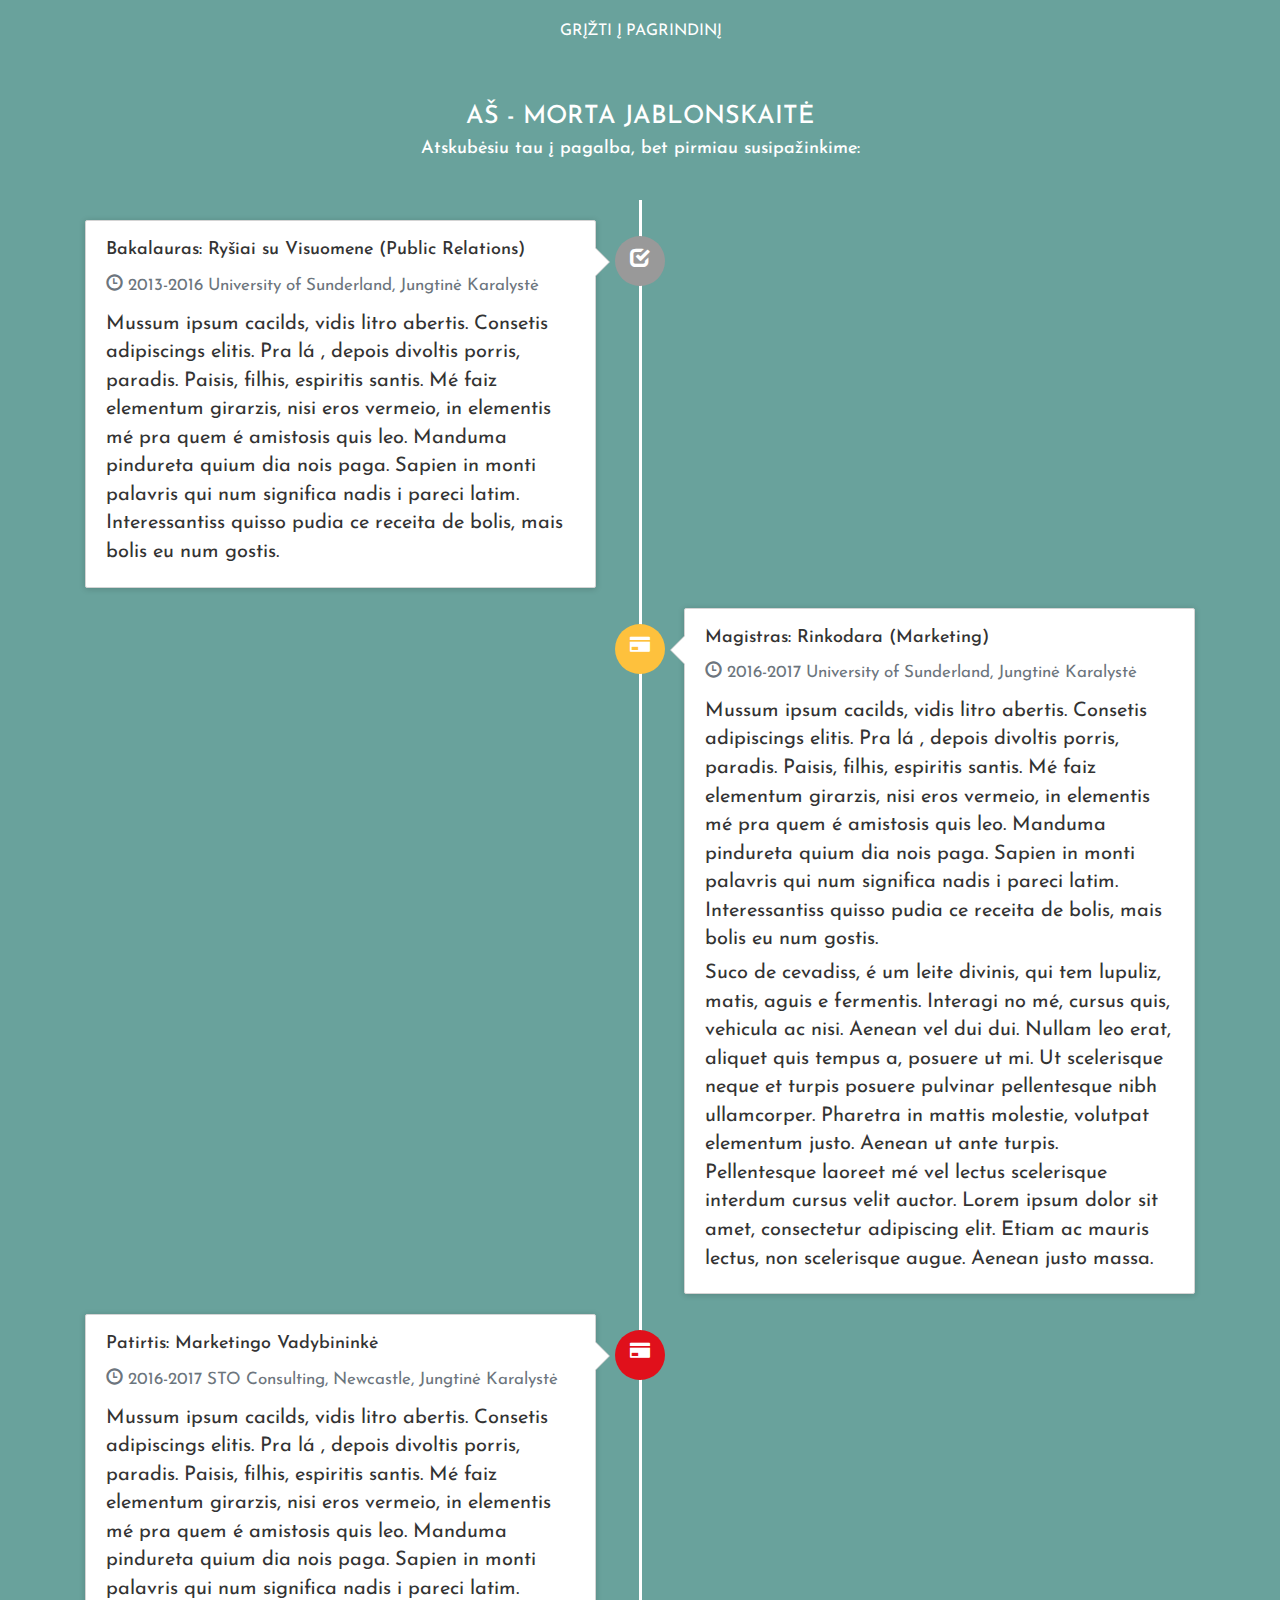
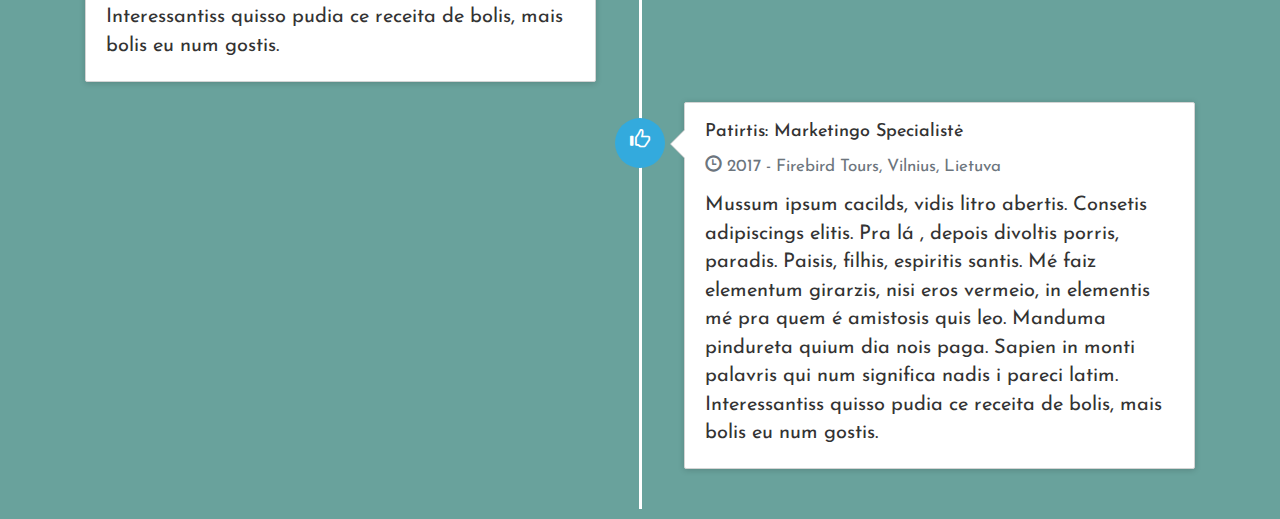
<file: apie.html>
<!DOCTYPE html>
<html lang="en" dir="ltr">
  <head>
    <meta charset="utf-8">
    <link href="https://fonts.googleapis.com/css?family=Josefin+Sans:300,400,700" rel="stylesheet">
    <link rel="stylesheet" href="https://stackpath.bootstrapcdn.com/bootstrap/4.1.3/css/bootstrap.min.css" integrity="sha384-MCw98/SFnGE8fJT3GXwEOngsV7Zt27NXFoaoApmYm81iuXoPkFOJwJ8ERdknLPMO" crossorigin="anonymous">
    <link href="https://fonts.googleapis.com/css?family=Playfair+Display:400,400i,700&amp;subset=latin-ext" rel="stylesheet">
    <link rel="stylesheet" href="https://www.w3schools.com/w3css/4/w3.css">
    <link rel="stylesheet" type="text/css" href="//fonts.googleapis.com/css?family=Cardo" />
    <link href="//maxcdn.bootstrapcdn.com/bootstrap/4.0.0/css/bootstrap.min.css" rel="stylesheet" id="bootstrap-css">
<script src="//maxcdn.bootstrapcdn.com/bootstrap/4.0.0/js/bootstrap.min.js"></script>
<script src="//cdnjs.cloudflare.com/ajax/libs/jquery/3.2.1/jquery.min.js"></script>
    <link href="//netdna.bootstrapcdn.com/bootstrap/3.0.3/css/bootstrap.min.css" rel="stylesheet" id="bootstrap-css">
<script src="//netdna.bootstrapcdn.com/bootstrap/3.0.3/js/bootstrap.min.js"></script>
<script src="//code.jquery.com/jquery-1.11.1.min.js"></script>
<link rel="stylesheet" href="style.css">
  <title>Apie</title>
  </head>
  <body style= "background-color: #69A29C">

  <nav>
     <a href="file:///Users/mortajablonskaite/Desktop/Projektas/index.html" class="nav nav--link-top strike" style="position: relative;font-size:16px!important;">GRĮŽTI Į PAGRINDINĮ</a>
  </nav>
  <section>
  <div class="container-fluid">
    <h2 class="section-title mb-2 h1 APIE"> Aš - Morta Jablonskaitė</h2>
    <p class="text-center h4" style="color:white">Atskubėsiu tau į pagalba, bet pirmiau susipažinkime:</p>
</div>
</section>
<div class="container">
      <ul class="timeline">
        <li>
          <div class="timeline-badge"><i class="glyphicon glyphicon-check"></i></div>
          <div class="timeline-panel">
            <div class="timeline-heading">
              <h4 class="timeline-title">Bakalauras: Ryšiai su Visuomene (Public Relations)</h4>
              <p><small class="text-muted"><i class="glyphicon glyphicon-time"></i> 2013-2016 University of Sunderland, Jungtinė Karalystė</small></p>
            </div>
            <div class="timeline-body">
              <p>Mussum ipsum cacilds, vidis litro abertis. Consetis adipiscings elitis. Pra lá , depois divoltis porris, paradis.
                Paisis, filhis, espiritis santis. Mé faiz elementum girarzis, nisi eros vermeio, in elementis mé pra quem é amistosis quis leo.
                Manduma pindureta quium dia nois paga. Sapien in monti palavris qui num significa nadis i pareci latim.
                Interessantiss quisso pudia ce receita de bolis, mais bolis eu num gostis.</p>
            </div>
          </div>
        </li>
        <li class="timeline-inverted">
          <div class="timeline-badge warning"><i class="glyphicon glyphicon-credit-card"></i></div>
          <div class="timeline-panel">
            <div class="timeline-heading">
              <h4 class="timeline-title">Magistras: Rinkodara (Marketing)</h4>
              <p><small class="text-muted"><i class="glyphicon glyphicon-time"></i> 2016-2017 University of Sunderland, Jungtinė Karalystė</small></p>
            </div>
            <div class="timeline-body">
              <p>Mussum ipsum cacilds, vidis litro abertis. Consetis adipiscings elitis. Pra lá , depois divoltis porris, paradis. Paisis, filhis, espiritis santis. Mé faiz elementum girarzis, nisi eros vermeio, in elementis mé pra quem é amistosis quis leo. Manduma pindureta quium dia nois paga. Sapien in monti palavris qui num significa nadis i pareci latim. Interessantiss quisso pudia ce receita de bolis, mais bolis eu num gostis.</p>
              <p>Suco de cevadiss, é um leite divinis, qui tem lupuliz, matis, aguis e fermentis. Interagi no mé, cursus quis, vehicula ac nisi. Aenean vel dui dui. Nullam leo erat, aliquet quis tempus a, posuere ut mi. Ut scelerisque neque et turpis posuere pulvinar pellentesque nibh ullamcorper. Pharetra in mattis molestie, volutpat elementum justo. Aenean ut ante turpis. Pellentesque laoreet mé vel lectus scelerisque interdum cursus velit auctor. Lorem ipsum dolor sit amet, consectetur adipiscing elit. Etiam ac mauris lectus, non scelerisque augue. Aenean justo massa.</p>
            </div>
          </div>
        </li>
        <li>
          <div class="timeline-badge danger"><i class="glyphicon glyphicon-credit-card"></i></div>
          <div class="timeline-panel">
            <div class="timeline-heading">
              <h4 class="timeline-title">Patirtis: Marketingo Vadybininkė</h4>
              <p><small class="text-muted"><i class="glyphicon glyphicon-time"></i> 2016-2017 STO Consulting, Newcastle, Jungtinė Karalystė</small></p>
            </div>
            <div class="timeline-body">
              <p>Mussum ipsum cacilds, vidis litro abertis. Consetis adipiscings elitis. Pra lá , depois divoltis porris, paradis. Paisis, filhis, espiritis santis. Mé faiz elementum girarzis, nisi eros vermeio, in elementis mé pra quem é amistosis quis leo. Manduma pindureta quium dia nois paga. Sapien in monti palavris qui num significa nadis i pareci latim. Interessantiss quisso pudia ce receita de bolis, mais bolis eu num gostis.</p>
            </div>
          </div>
        </li>

        <li class="timeline-inverted">
          <div class="timeline-badge success"><i class="glyphicon glyphicon-thumbs-up"></i></div>
          <div class="timeline-panel">
            <div class="timeline-heading">
              <h4 class="timeline-title">Patirtis: Marketingo Specialistė</h4>
              <p><small class="text-muted"><i class="glyphicon glyphicon-time"></i> 2017 - Firebird Tours, Vilnius, Lietuva</small></p>
            </div>
            <div class="timeline-body">
              <p>Mussum ipsum cacilds, vidis litro abertis. Consetis adipiscings elitis. Pra lá , depois divoltis porris, paradis. Paisis, filhis, espiritis santis. Mé faiz elementum girarzis, nisi eros vermeio, in elementis mé pra quem é amistosis quis leo. Manduma pindureta quium dia nois paga. Sapien in monti palavris qui num significa nadis i pareci latim. Interessantiss quisso pudia ce receita de bolis, mais bolis eu num gostis.</p>
            </div>
          </div>
        </li>
    </ul>
</div>
</file>
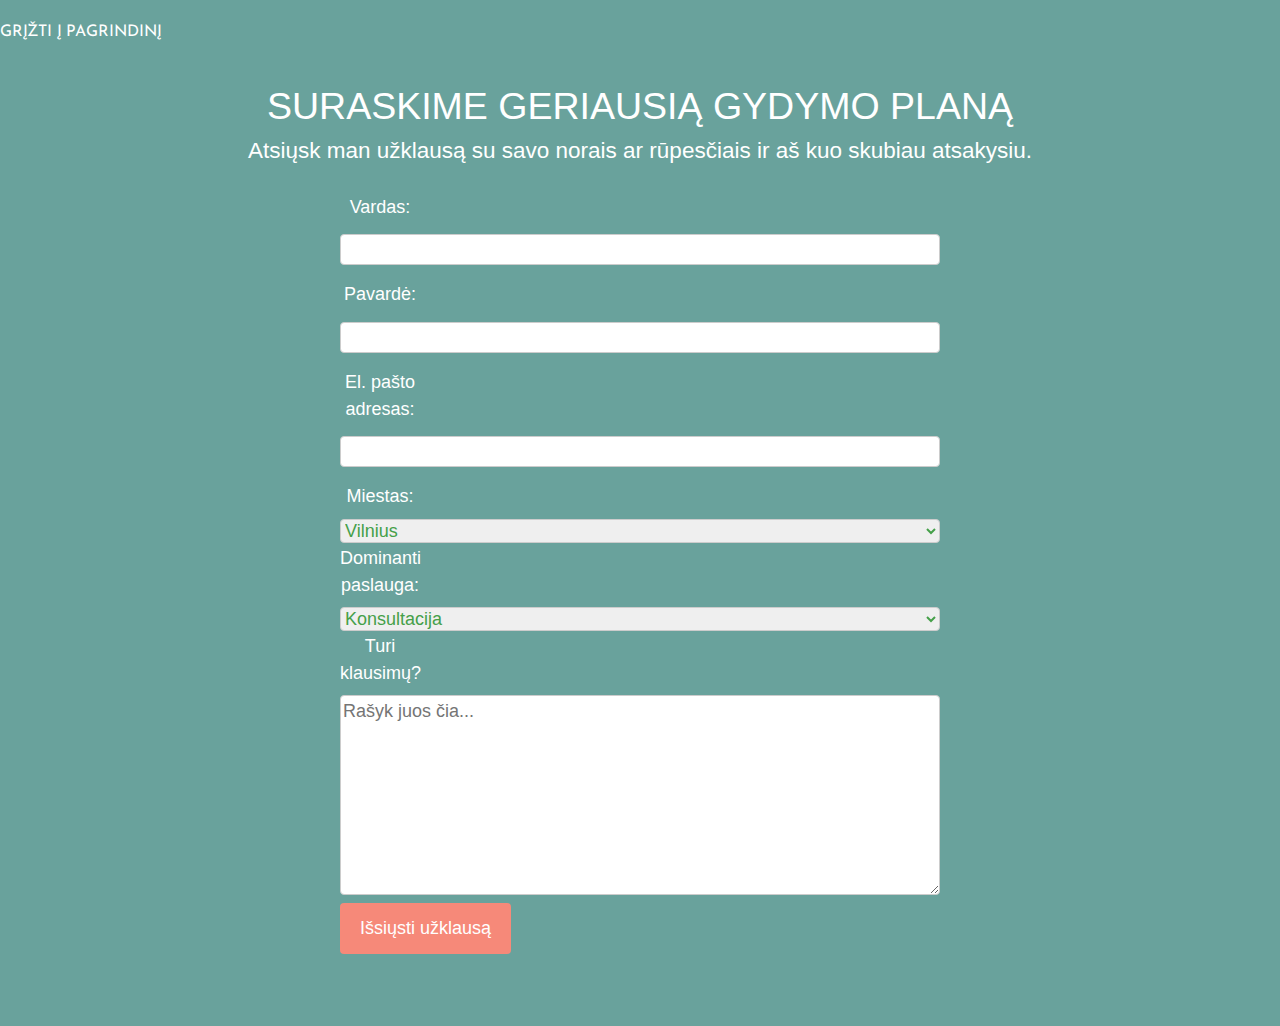
<file: kontaktai.html>
<!DOCTYPE html>
<html lang="en" dir="ltr">
  <head>
    <meta charset="utf-8">
    <link href="https://fonts.googleapis.com/css?family=Josefin+Sans:300,400,700" rel="stylesheet">
    <link rel="stylesheet" href="https://stackpath.bootstrapcdn.com/bootstrap/4.1.3/css/bootstrap.min.css" integrity="sha384-MCw98/SFnGE8fJT3GXwEOngsV7Zt27NXFoaoApmYm81iuXoPkFOJwJ8ERdknLPMO" crossorigin="anonymous">
    <link href="https://fonts.googleapis.com/css?family=Playfair+Display:400,400i,700&amp;subset=latin-ext" rel="stylesheet">
    <link rel="stylesheet" href="https://www.w3schools.com/w3css/4/w3.css">
    <link rel="stylesheet" type="text/css" href="//fonts.googleapis.com/css?family=Cardo" />
    <link rel="stylesheet" href="style.css">
    <link href="//maxcdn.bootstrapcdn.com/bootstrap/4.0.0/css/bootstrap.min.css" rel="stylesheet" id="bootstrap-css">
<script src="//maxcdn.bootstrapcdn.com/bootstrap/4.0.0/js/bootstrap.min.js"></script>
<script src="//cdnjs.cloudflare.com/ajax/libs/jquery/3.2.1/jquery.min.js"></script>
  <title>Kontaktai</title>
  </head>
<body style= "background-color: #69A29C;">
  <nav>
    <a href="file:///Users/mortajablonskaite/Desktop/Projektas/index.html" class="nav nav--link-top strike paslaugos" style="position: relative; font-size:16px!important;">GRĮŽTI Į PAGRINDINĮ</a>
  </nav>
  <section>
  <div class="container-fluid">
    <h2 class="section-title mb-2 h1 APIE"> Suraskime geriausią gydymo planą</h2>
    <p class="text-center h4" style="color:white">Atsiųsk man užklausą su savo norais ar rūpesčiais ir aš kuo skubiau atsakysiu. </p>
</div>
</section>
    <div class="container">
  <form action="action_page.php">

    <label for="fname span">Vardas:</label>
    <input type="text" id="fname" name="firstname" required>

    <label for="lname span">Pavardė:</label>
    <input type="text" id="lname" name="lastname" required>

    <label for="email span">El. pašto adresas:</label>
    <input type="text" name="email" required>

    <label for="city span">Miestas:</label>
    <select id="city" name="city">
      <option value="Vilnius">Vilnius</option>
      <option value="Kaunas">Kaunas</option>
      <option value="Klaipėda">Klaipėda</option>
      <option value="Kitas">Kitas</option>
    </select>

    <label for="city span">Dominanti paslauga:</label>
    <select id="city" name="city">
      <option value="Konsultacija">Konsultacija</option>
      <option value="SEO">SEO</option>
      <option value="Laiskai">El.laiškų kurimas</option>
      <option value="Tekstai">Tekstų rašymas</option>
      <option value="Socmedija">Socialinių tinklų valdymas</option>
      <option value="Puslapiai">Puslapio kurimas</option>
      <option value="Kiti">Kita</option>
    </select>

    <label for="subject span">Turi klausimų?</label>
    <textarea id="subject" name="subject" placeholder="Rašyk juos čia..." style="height:200px"></textarea></label>

    <input type="submit" value="Išsiųsti užklausą">

  </form>
</div>
  </form>
</body>
</file>
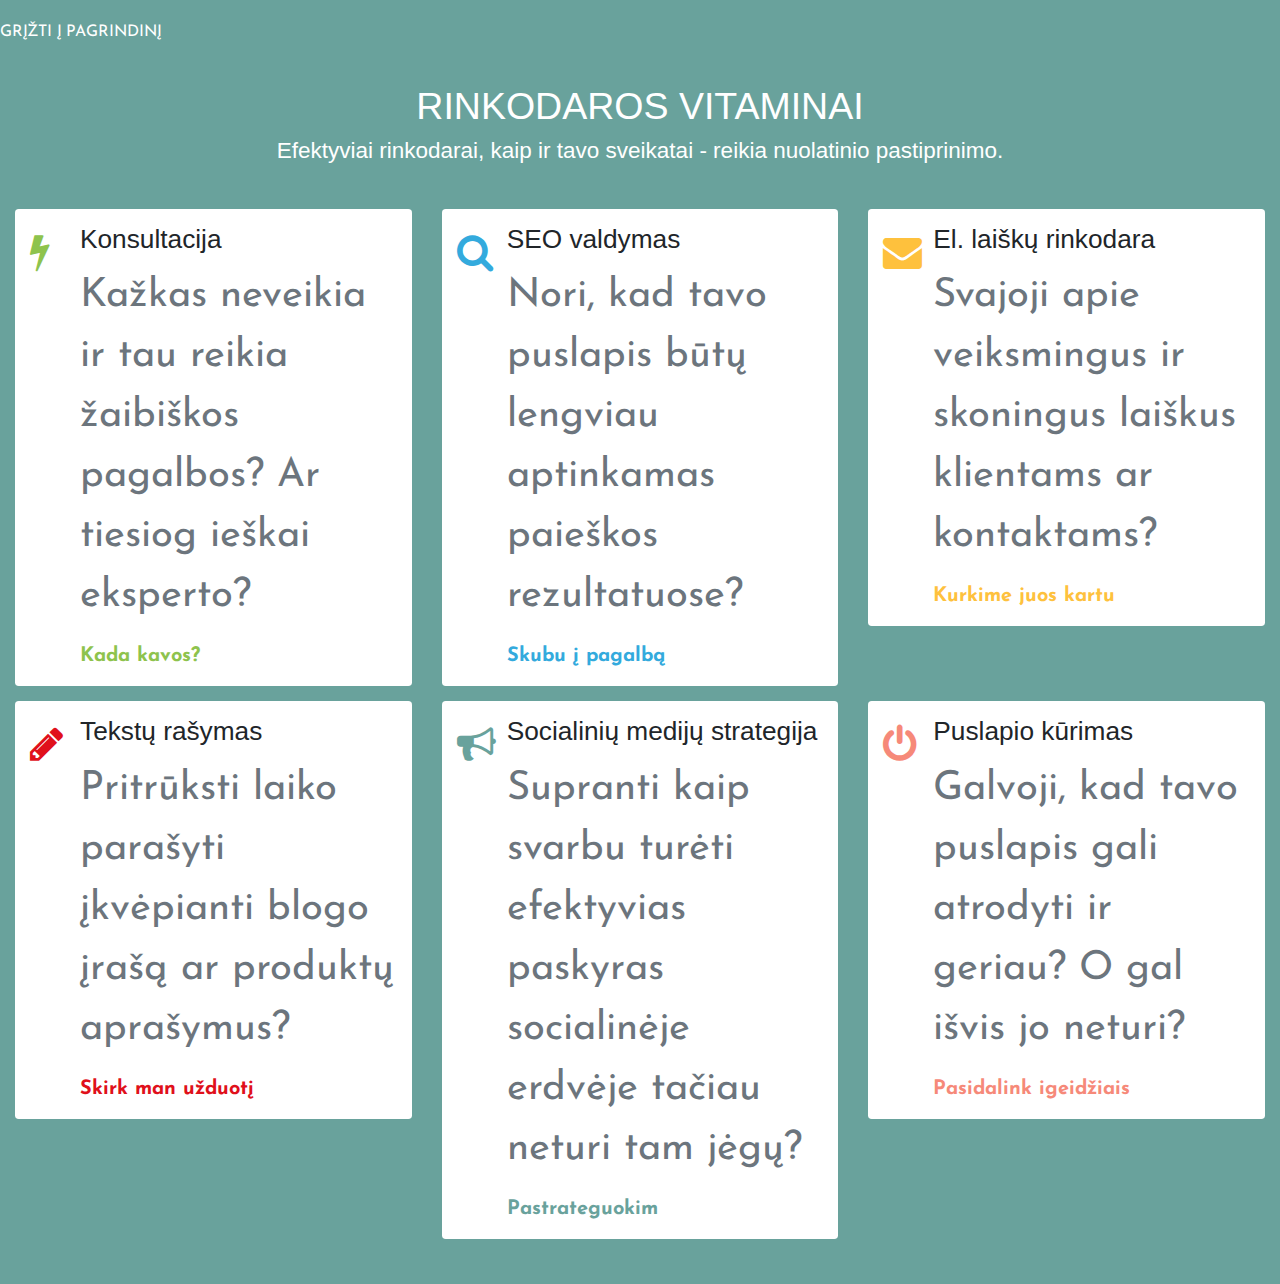
<file: paslaugos.html>
<!DOCTYPE html>
<html lang="en" dir="ltr">
  <head>
    <meta charset="utf-8">
    <link href="https://fonts.googleapis.com/css?family=Josefin+Sans:300,400,700" rel="stylesheet">
    <link rel="stylesheet" href="https://stackpath.bootstrapcdn.com/bootstrap/4.1.3/css/bootstrap.min.css" integrity="sha384-MCw98/SFnGE8fJT3GXwEOngsV7Zt27NXFoaoApmYm81iuXoPkFOJwJ8ERdknLPMO" crossorigin="anonymous">
    <link href="https://fonts.googleapis.com/css?family=Playfair+Display:400,400i,700&amp;subset=latin-ext" rel="stylesheet">
    <link rel="stylesheet" href="https://www.w3schools.com/w3css/4/w3.css">
    <link rel="stylesheet" type="text/css" href="//fonts.googleapis.com/css?family=Cardo" />
    <link rel="stylesheet" href="style.css">
    <link href="//maxcdn.bootstrapcdn.com/bootstrap/4.0.0/css/bootstrap.min.css" rel="stylesheet" id="bootstrap-css">
<script src="//maxcdn.bootstrapcdn.com/bootstrap/4.0.0/js/bootstrap.min.js"></script>
<script src="//cdnjs.cloudflare.com/ajax/libs/jquery/3.2.1/jquery.min.js"></script>
  <title>Mortos paslaugos</title>
  </head>
  <body style= "background-color: #69A29C;">
    <nav>
      <a href="file:///Users/mortajablonskaite/Desktop/Projektas/index.html" class="nav nav--link-top strike paslaugos" style="position: relative;font-size:16px!important;">GRĮŽTI Į PAGRINDINĮ</a>
    </nav>
    <section id="what-we-do" style="margin-top:60px; background-color: #69A29C;">
    		<div class="container-fluid">
    			<h2 class="section-title mb-2 h1">Rinkodaros vitaminai</h2>
    			<p class="text-center h4" style="color:white">Efektyviai rinkodarai, kaip ir tavo sveikatai - reikia nuolatinio pastiprinimo.</p>
    			<div class="row mt-5">
    				<div class="col-xs-12 col-lg-4 col-xl-4">
    					<div class="card">
    						<div class="card-block block-1">
    							<h3 class="card-title">Konsultacija</h3>
    							<p class="card-text text-muted">Kažkas neveikia ir tau reikia žaibiškos pagalbos? Ar tiesiog ieškai eksperto?</p>
    							<a href="file:///Users/mortajablonskaite/Desktop/Projektas/kontaktai.html" class="block1" >Kada kavos?<i class="fa fa-angle-double-right ml-2"></i></a>
    						</div>
    					</div>
    				</div>
    				<div class="col-xs-12 col-lg-4 col-xl-4">
    					<div class="card">
    						<div class="card-block block-2">
    							<h3 class="card-title">SEO valdymas</h3>
    			      	<p class="card-text text-muted">Nori, kad tavo puslapis būtų lengviau aptinkamas paieškos rezultatuose?</p>
    							<a href="file:///Users/mortajablonskaite/Desktop/Projektas/kontaktai.html" title="Read more" class="read-more block2">Skubu į pagalbą<i class="fa fa-angle-double-right ml-2"></i></a>
    						</div>
    					</div>
    				</div>
    				<div class="col-xs-12 col-lg-4 col-xl-4">
    					<div class="card">
    						<div class="card-block block-3">
    							<h3 class="card-title">El. laiškų rinkodara</h3>
    									<p class="card-text text-muted">Svajoji apie veiksmingus ir skoningus laiškus klientams ar kontaktams?</p>
    							<a href="file:///Users/mortajablonskaite/Desktop/Projektas/kontaktai.html" title="Read more" class="read-more block3" >Kurkime juos kartu<i class="fa fa-angle-double-right ml-2"></i></a>
    						</div>
    					</div>
    				</div>
    			</div>
    			<div class="row">
    				<div class="col-xs-12 col-lg-4 col-xl-4">
    					<div class="card">
    						<div class="card-block block-4">
    							<h3 class="card-title">Tekstų rašymas</h3>
    									<p class="card-text text-muted">Pritrūksti laiko parašyti įkvėpianti blogo įrašą ar produktų aprašymus?</p>
    							<a href="file:///Users/mortajablonskaite/Desktop/Projektas/kontaktai.html" title="Read more" class="block4" >Skirk man užduotį<i class="fa fa-angle-double-right ml-2"></i></a>
    						</div>
    					</div>
    				</div>
    				<div class="col-xs-12 col-lg-4 col-xl-4">
    					<div class="card">
    						<div class="card-block block-5">
    							<h3 class="card-title">Socialinių medijų strategija</h3>
    									<p class="card-text text-muted">Supranti kaip svarbu turėti efektyvias paskyras socialinėje erdvėje tačiau neturi tam jėgų?</p>
    							<a href="file:///Users/mortajablonskaite/Desktop/Projektas/kontaktai.html" title="Read more" class="block5" >Pastrateguokim<i class="fa fa-angle-double-right ml-2"></i></a>
    						</div>
    					</div>
    				</div>
    				<div class="col-xs-12 col-lg-4 col-xl-4">
              <div class="card">
    						<div class="card-block block-6">
    							<h3 class="card-title">Puslapio kūrimas</h3>
    									<p class="card-text text-muted">Galvoji, kad tavo puslapis gali atrodyti ir geriau? O gal išvis jo neturi?</p>
    							<a href="file:///Users/mortajablonskaite/Desktop/Projektas/kontaktai.html" title="Read more" class="read-more block6" >Pasidalink igeidžiais<i class="fa fa-angle-double-right ml-2"></i></a>
                </div>
              </div>
    					</div>
    				</div>
    			</div>
    		</div>
    	</section>
      </body>
</file>
<file: style.css>
@import url("https://maxcdn.bootstrapcdn.com/font-awesome/4.7.0/css/font-awesome.min.css");
nav .nav {
  position: fixed; }
nav .nav--link-top {
  left: 50%;
  -webkit-transform: translateX(-50%);
  transform: translateX(-50%);
  top: 1.25em; }
nav .nav--link-bottom {
  left: 50%;
  -webkit-transform: translateX(-50%);
  transform: translateX(-50%);
  bottom: 1.25em; }
nav .nav--link-left {
  top: 50%;
  -webkit-transform: translateY(-50%);
  transform: translateY(-50%);
  left: 1.25em; }
  nav .nav--link-left__text {
    position: relative;
    -webkit-transform: rotate(-90deg) translate(-100%);
    transform: rotate(-90deg) translate(-100%);
    display: inline-block;
    -webkit-transform-origin: 0 0;
    transform-origin: 0 0; }
nav .nav--link-right {
  top: 50%;
  -webkit-transform: translateY(-50%);
  transform: translateY(-50%);
  right: 1.25em; }
  nav .nav--link-right__text {
    position: relative;
    -webkit-transform: rotate(90deg) translate(100%);
    transform: rotate(90deg) translate(100%);
    display: inline-block;
    -webkit-transform-origin: 100% 0;
    transform-origin: 100% 0; }

body {
  cursor: crosshair !important;
  font-family: 'Josefin Sans', sans-serif; }

p {
  color: inherit;
  font-size: 20px;
  font-family: "Josefin Sans"; }

a {
  font-family: 'Josefin Sans', sans-serif;
  color: white;
  font-size: 20px;
  text-decoration: none;
  letter-spacing: 2;
  cursor: crosshair !important; }

a:hover {
  text-decoration: none;
  color: #FEC13D; }

.strike {
  display: inline-block;
  position: relative; }

.strike:before {
  content: "";
  position: absolute;
  width: 0;
  top: 35%;
  border-top: 2px solid #FEC13D;
  display: inline-block;
  -webkit-transition: width 0.75s cubic-bezier(1, 0, 0, 1);
  transition: width 0.75s cubic-bezier(1, 0, 0, 1); }

.strike:hover:before {
  width: 100%; }

main {
  display: block; }

.heading {
  display: -webkit-box;
  display: -ms-flexbox;
  min-height: 100vh;
  width: 100%;
  -webkit-box-align: center;
  -ms-flex-align: center;
  align-items: center; }

h4 {
  font-family: 'Josefin Sans', sans-serif; }

h1 {
  align-items: center;
  color: White;
  flex-wrap: wrap;
  font-family: 'Cardo', sans-serif;
  white-space: nowrap;
  font-size: 42px;
  letter-spacing: .05em;
  line-height: 1.3;
  overflow: hidden;
  width: auto; }

.typewriter {
  overflow: hidden;
  border-right: .10em solid white;
  letter-spacing: .10em;
  margin: 0 auto;
  animation: typing 2.5s steps(40, end), blink-caret 0.75s step-end infinite; }

.typewriter1 {
  overflow: hidden;
  border-right: .10em solid white;
  letter-spacing: .10em;
  margin: 0 auto;
  animation: typing 4.5s steps(40, end), blink-caret 0.75s step-end infinite; }

@keyframes typing {
  from {
    width: 0; }
  to {
    width: 45%; } }
@keyframes blink-caret {
  from, to {
    border-color: transparent; }
  40% {
    border-color: white; } }
.timeline {
  list-style: none;
  padding: 20px 0 20px;
  position: relative; }

.timeline:before {
  top: 0;
  bottom: 0;
  position: absolute;
  content: " ";
  width: 3px;
  background-color: white;
  left: 50%;
  margin-left: -1.5px; }

.timeline > li {
  margin-bottom: 20px;
  position: relative; }

.timeline > li:before,
.timeline > li:after {
  content: " ";
  display: table; }

.timeline > li:after {
  clear: both; }

.timeline > li:before,
.timeline > li:after {
  content: " ";
  display: table; }

.timeline > li:after {
  clear: both; }

.timeline > li > .timeline-panel {
  width: 46%;
  float: left;
  border: 1px solid #d4d4d4;
  background-color: white;
  border-radius: 2px;
  padding: 20px;
  position: relative;
  -webkit-box-shadow: 0 1px 6px rgba(0, 0, 0, 0.175);
  box-shadow: 0 1px 6px rgba(0, 0, 0, 0.175); }

.timeline > li > .timeline-panel:before {
  position: absolute;
  top: 26px;
  right: -15px;
  display: inline-block;
  border-top: 15px solid transparent;
  border-left: 15px solid #ccc;
  border-right: 0 solid #ccc;
  border-bottom: 15px solid transparent;
  content: " "; }

.timeline > li > .timeline-panel:after {
  position: absolute;
  top: 27px;
  right: -14px;
  display: inline-block;
  border-top: 14px solid transparent;
  border-left: 14px solid #fff;
  border-right: 0 solid #fff;
  border-bottom: 14px solid transparent;
  content: " "; }

.timeline > li > .timeline-badge {
  color: #fff;
  width: 50px;
  height: 50px;
  line-height: 50px;
  font-size: 1.4em;
  text-align: center;
  position: absolute;
  top: 16px;
  left: 50%;
  margin-left: -25px;
  background-color: #999999;
  z-index: 100;
  border-top-right-radius: 50%;
  border-top-left-radius: 50%;
  border-bottom-right-radius: 50%;
  border-bottom-left-radius: 50%; }

.timeline > li.timeline-inverted > .timeline-panel {
  float: right; }

.timeline > li.timeline-inverted > .timeline-panel:before {
  border-left-width: 0;
  border-right-width: 15px;
  left: -15px;
  right: auto; }

.timeline > li.timeline-inverted > .timeline-panel:after {
  border-left-width: 0;
  border-right-width: 14px;
  left: -14px;
  right: auto; }

.timeline-badge.primary {
  background-color: #F68979 !important; }

.timeline-badge.success {
  background-color: #33AADD !important; }

.timeline-badge.warning {
  background-color: #FEC13D !important; }

.timeline-badge.danger {
  background-color: #E0101B !important; }

.timeline-badge.info {
  background-color: #5bc0de !important; }

.timeline-title {
  margin-top: 0;
  color: inherit; }

.timeline-body > p,
.timeline-body > ul {
  margin-bottom: 0; }

.timeline-body > p + p {
  margin-top: 5px; }

@media (max-width: 767px) {
  ul.timeline:before {
    left: 40px; }

  ul.timeline > li > .timeline-panel {
    width: calc(100% - 90px);
    width: -moz-calc(100% - 90px);
    width: -webkit-calc(100% - 90px); }

  ul.timeline > li > .timeline-badge {
    left: 15px;
    margin-left: 0;
    top: 16px; }

  ul.timeline > li > .timeline-panel {
    float: right; }

  ul.timeline > li > .timeline-panel:before {
    border-left-width: 0;
    border-right-width: 15px;
    left: -15px;
    right: auto; }

  ul.timeline > li > .timeline-panel:after {
    border-left-width: 0;
    border-right-width: 14px;
    left: -14px;
    right: auto; } }
@media (max-width: 568px) {
  ul.timeline:before {
    display: none; }

  ul.timeline > li > .timeline-panel, ul.timeline > li > .timeline-panel.timeline-inverted {
    width: 100%;
    border: none !important; }

  ul.timeline > li > .timeline-badge {
    display: none; }

  ul.timeline > li > .timeline-panel {
    float: right; }

  ul.timeline > li > .timeline-panel:before {
    display: none; }

  ul.timeline > li > .timeline-panel:after {
    display: none; } }
.APIE {
  padding-top: 30px;
  font-size: 25px;
  text-align: center; }

section {
  margin: 30px 0; }

section .section-title {
  text-align: center;
  color: white;
  margin-bottom: 50px;
  text-transform: uppercase; }

#what-we-do {
  background-color: #DFDEE1;
  display: flex;
  flex: flex-wrap; }

@media (min-width: 800px) {
  p.card-text.text-muted {
    font-size: 40px; } }
#what-we-do .card {
  padding: 1rem !important;
  border: none;
  margin-bottom: 1rem;
  -webkit-transition: .5s all ease;
  -moz-transition: .5s all ease;
  transition: .5s all ease; }

#what-we-do .card:hover {
  -webkit-box-shadow: 5px 7px 9px -4px #9e9e9e;
  -moz-box-shadow: 5px 7px 9px -4px #9e9e9e;
  box-shadow: 5px 7px 9px -4px #9e9e9e; }

#what-we-do .card .card-block {
  padding-left: 50px;
  position: relative; }

#what-we-do .card .card-block a {
  font-weight: 700;
  text-decoration: none; }

#what-we-do .card .card-block a i {
  display: none; }

#what-we-do .card:hover .card-block a i {
  display: inline-block;
  font-weight: 700; }

#what-we-do .card .card-block:before {
  font-family: FontAwesome;
  position: absolute;
  font-size: 39px;
  color: #69A29C;
  left: 0;
  -webkit-transition: -webkit-transform .2s ease-in-out;
  transition: transform .2s ease-in-out; }

#what-we-do .card .block-1:before {
  content: "\f0e7";
  color: #8EC34D; }

#what-we-do .card .block-2:before {
  content: "\f002";
  color: #33AADD; }

#what-we-do .card .block-3:before {
  content: "\f0e0";
  color: #FEC13D; }

#what-we-do .card .block-4:before {
  content: "\f040";
  color: #E0101B; }

#what-we-do .card .block-5:before {
  content: "\f0a1"; }

#what-we-do .card .block-6:before {
  content: "\f011";
  color: #F68979; }

#what-we-do .card:hover .card-block:before {
  -webkit-transform: rotate(360deg);
  transform: rotate(360deg);
  -webkit-transition: .5s all ease;
  -moz-transition: .5s all ease;
  transition: .5s all ease; }

.block1 {
  color: #8EC34D !important; }

.block2 {
  color: #33AADD !important; }

.block3 {
  color: #FEC13D !important; }

.block4 {
  color: #E0101B !important; }

.block5 {
  color: #69A29C !important; }

.block6 {
  color: #F68979 !important; }

.paslaugos {
  color: white; }

/* Style inputs with type="text", select elements and textareas */
input[type=text], select, textarea {
  width: 100%;
  /* Full width */
  border: 1px solid #ccc;
  /* Gray border */
  box-sizing: border-box;
  border-radius: 4px;
  /* Rounded borders */
  margin-top: 6px;
  /* Add a top margin */
  margin-bottom: 16px;
  /* Bottom margin */
  resize: vertical;
  /* Allow the user to vertically resize the textarea (not horizontally) */
  color: #45a049;
  font-size: 18px;
  position: relative; }

/* Style the submit button with a specific background color etc */
input[type=submit] {
  background-color: #F68979;
  color: white;
  padding: 12px 20px;
  border: none;
  border-radius: 4px;
  cursor: auto; }

/* When moving the mouse over the submit button, add a darker green color */
input[type=submit]:hover {
  background-color: #8EC34D; }

/* Add a background color and some padding around the form */
form {
  margin: 0 auto;
  width: 600px;
  padding-bottom: 4em;
  font-size: 18px;
  color: white; }

label {
  position: sticky;
  width: 100px;
  text-align: center;
  padding-right: 20px;
  display: inline; }

/*# sourceMappingURL=style.css.map */
</file>
